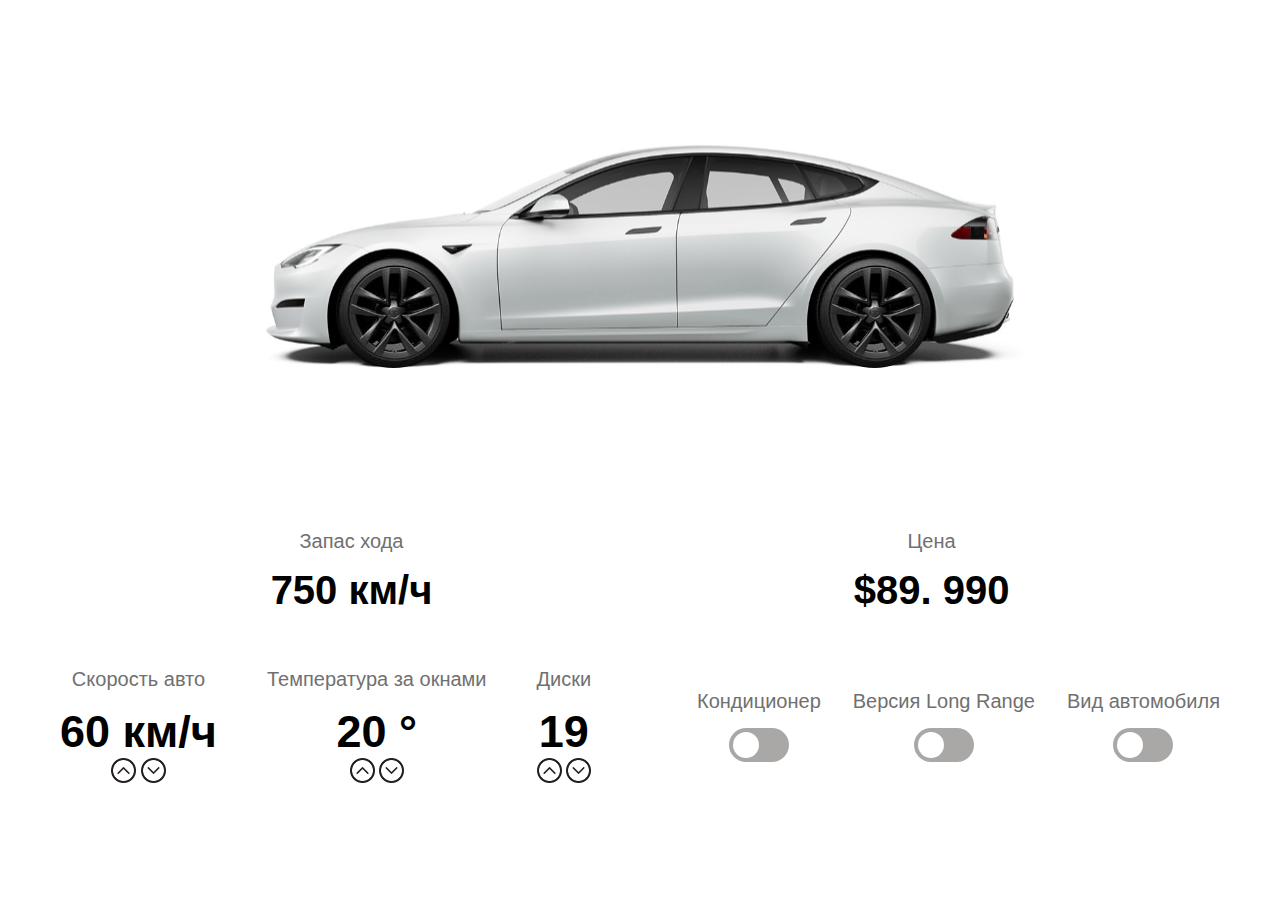
<file: index.html>
<!DOCTYPE html>
<html lang="en">

<head>
    <meta charset="UTF-8">
    <meta http-equiv="X-UA-Compatible" content="IE=edge">
    <meta name="viewport" content="width=device-width, initial-scale=1.0">
    <title>TESLA</title>
    <link rel="stylesheet" href="css/style.css">

    <link rel="icon" type="image/png" href="https://digitalassets.tesla.com/image/upload/f_auto,q_auto/prod/shared/icons/favicon-96x96.png" sizes="96x96">
<link rel="icon" type="image/png" href="https://digitalassets.tesla.com/image/upload/f_auto,q_auto/prod/shared/icons/favicon-16x16.png" sizes="16x16">
<link rel="icon" type="image/png" href="https://digitalassets.tesla.com/image/upload/f_auto,q_auto/prod/shared/icons/favicon-32x32.png" sizes="32x32">
</head>

<body class="page-transition">
    <section class="section1">
        <div class="container">

           <a href="salon.html"> <div class="tesla">
                <div class="wheels">
                    <div class="left"></div>
                    <div class="right"></div>
                </div>
            </div></a>
        </div>
    </section>
    <section class="section2">
        <div class="container">
            <div class="cost">
                <div class="speed">
                    <p class="gr">Запас хода</p>
                    <p class="zps">750 км/ч</p>
                </div>
                <div class="price">
                    <p class="gr">Цена</p>
                    <p class="pr">$89. 990</p>
                </div>
            </div>
        </div>
    </section>
    <section class="section3">
        <div class="container">

            <div class="box">
                <div class="option">
                    <div class="item">
                        <p class="gr">Скорость авто</p>
                        <p class="km"><span id="km">60 км/ч</span> 
                            <p>
                                <span class="plus"><img src="img/increase.png" alt=""></span>
                                <span class="minus"><img src="img/icome.png" alt=""></span>
                            </p>
                        </p>
                    </div>
                    <div class="item">
                        <p class="gr">Температура за окнами</p>
                        <p class="tem"> <span id="tem">20 °</span> 
                        <p>
                            <span class="plus"><img src="img/increase.png" alt=""></span>
                            <span class="minus"><img src="img/icome.png" alt=""></span>
                        </p>
                        </p>

                    </div>
                    <div class="item">
                        <p class="gr">Диски</p>
                        <p class="disk"><span id="disk">19</span>
                            <p>
                                <span class="plus"><img src="img/increase.png" alt=""></span>
                                <span class="minus"><img src="img/icome.png" alt=""></span>
                            </p>
                        </p>
                    </div>
                </div>
                <div class="toggle_box">
                    <div class="elem">
                        <p class="gr">Кондиционер</p>
                        <label class="toggle">
                            <input type="checkbox" id="toggleSwitch">
                            <span class="slider"></span>
                        </label>

                    </div>
                    <div class="elem">
                        <p class="gr">Версия Long Range</p>
                        <label class="toggle">
                            <input type="checkbox" id="toggleSwitch">
                            <span class="slider"></span>
                        </label>

                    </div>
                    <div class="elem">
                        <p class="gr">Вид автомобиля</p>
                        <label class="toggle">
                            <input type="checkbox" id="toggleSwitch">
                            <span class="slider"></span>
                        </label>

                    </div>
                </div>

            </div>

        </div>
    </section>

    <script src="js/script.js"></script>
</body>

</html>
</file>
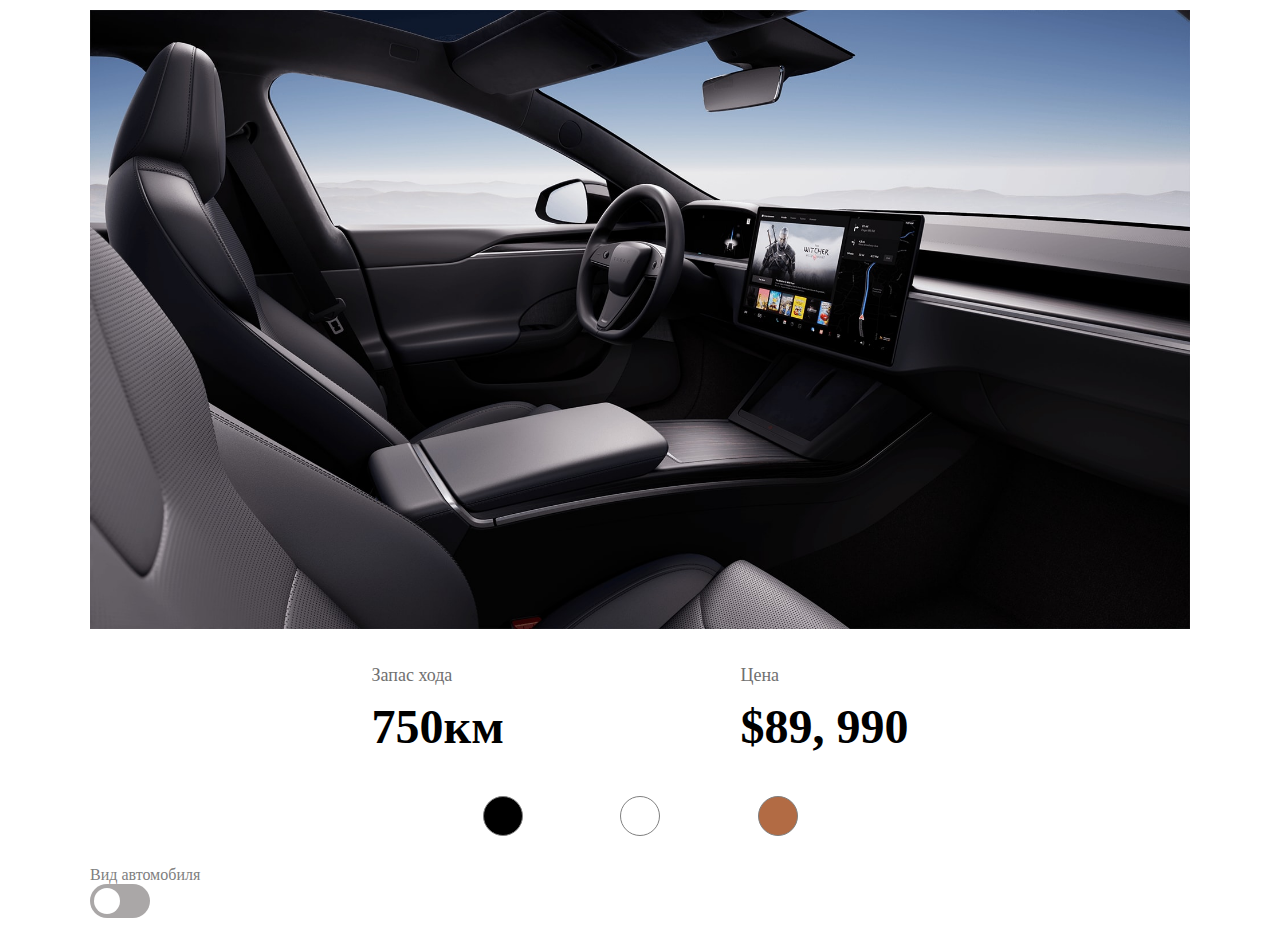
<file: salon.html>
<!DOCTYPE html>
<html lang="en">
<head>
    <meta charset="UTF-8">
    <meta http-equiv="X-UA-Compatible" content="IE=edge">
    <meta name="viewport" content="width=device-width, initial-scale=1.0">
    <title>Salonchik</title>
    <link rel="stylesheet" href="css/style2.css">
    <link rel="icon" type="image/png" href="https://digitalassets.tesla.com/image/upload/f_auto,q_auto/prod/shared/icons/favicon-96x96.png" sizes="96x96">
<link rel="icon" type="image/png" href="https://digitalassets.tesla.com/image/upload/f_auto,q_auto/prod/shared/icons/favicon-16x16.png" sizes="16x16">
<link rel="icon" type="image/png" href="https://digitalassets.tesla.com/image/upload/f_auto,q_auto/prod/shared/icons/favicon-32x32.png" sizes="32x32">
</head>
<body>
    <div class="wrapper">
        <div class="img"><img src="./img/blsalon.jpg" alt="" /></div>
        <div class="txt">
          <div class="txt_content">
            <p>Запас хода</p>
            <h1>750км</h1>
          </div>
          <div class="txt_content">
            <p>Цена</p>
            <h1>$89, 990</h1>
          </div>
        </div>
        <form action="" name="forma">
          <div class="btn"><input type="radio" name="radio" /></div>
          <div class="btn"><input type="radio" name="radio" /></div>
          <div class="btn"><input type="radio" name="radio" /></div>
        </form>

        <div class="elem">
            <p class="gr">Вид автомобиля</p>
            <label class="toggle">
                <input type="checkbox" id="toggleSwitch">
                <span class="slider"></span>
            </label>

        </div>
      </div>

      <script src="js/js.js"></script>
    
</body>
</html>
</file>
<file: css/style.css>
* {
    padding: 0;
    margin: 0;
    box-sizing: border-box;
    font-family: 'Montserrat', sans-serif;
}
.container {
    max-width: 1200px;
    padding: 0 20px;
    margin: 0 auto;

}
.tesla {
    background: url(../img/image1.png) no-repeat center ;
    /* width:  800px ; */
    height: 530px;
}
.wheels {
    display: flex;
    justify-content: space-between;
    align-items: center;
    max-width: 1200px;
    margin: 0 auto;
}
.left {
    background: url(../img/photo_2023-05-28_22-47-16.jpg) no-repeat center;
    width: 113px;
    height: 113px;
    border-radius: 50%;
    margin:255px 0 0 277px;
    overflow: hidden;
    animation: rotation 1s linear infinite ;
    transition: 500ms ease;
}
.right {
    background: url(../img/photo_2023-05-28_22-47-16.jpg) no-repeat center;
    height: 113px;
    width: 113px;
    border-radius: 50%;
    margin: 255px 289px 0 0;
    overflow: hidden;
    animation: rotation 1s infinite linear 0s;
}

@keyframes rotation {
    from {
        transform: rotate(0deg);
    }
    to {
        transform: rotate(-1200deg);
    }
}
.cost {
    display: flex;
    justify-content: space-around;
    align-items: center;
    text-align: center;
    font-size: 40px;
    font-weight: 800;
    padding-bottom: 55px;
}
.gr {
    font-size: 20px;
    font-weight: 500;
    color: #707070;
    padding: 0 0 15px 0;
}
.option {
    display: flex;
    justify-content: space-between;
    align-items: center;
    text-align: center;
    gap: 50px;
}
.span {
    display: block;
    justify-content: flex-end;
    align-items: end;
    flex-direction: column;
}

span img {
    width: 25px;
    height: 25px;
    cursor: pointer;

}

/* .option .item {
    display: flex;
    justify-content: space-between;
    align-items: center;
} */
.km {
    font-size: 45px;
    font-weight: 800;
}
.tem {
    font-size: 45px;
    font-weight: 800;
}
.disk{
    font-size: 45px;
    font-weight: 800;
}
.box{
    display: flex;
    justify-content: space-between;
    align-items: center;
    text-align: center;
    gap: 10px;
    margin-bottom: 50px;

}
.toggle_box {
    display: flex;
    justify-content: space-between;
    align-items: center;
    gap: 32px;
    /* padding-top: 10px; */
}
a {
    transition: .5s ease;
}



/* toggle */
.toggle {
    position: relative;
    display: inline-block;
    width: 60px;
    height: 34px;
  }
  
  .toggle input[type="checkbox"] {
    display: none;
  }
  
  .slider {
    position: absolute;
    top: 0;
    left: 0;
    right: 0;
    bottom: 0;
    background-color: rgba(146, 143, 143, 0.783); 
    border-radius: 34px;
    cursor: pointer;
    transition: background-color 0.4s;
  }
  
  .slider:before {
    content: "";
    position: absolute;
    top: 4px;
    left: 4px;
    width: 26px;
    height: 26px;
    background-color: white;
    border-radius: 50%;
    transition: transform 0.4s;
  }
  
  input[type="checkbox"]:checked + .slider {
    background-color: rgb(49, 103, 238);
  }
  
  input[type="checkbox"]:checked + .slider:before {
    transform: translateX(26px);
  }
  
  .page-transition {
    opacity: 1;
    transition: opacity 0.5s ease; 
  }
  
  .page-transition-exit {
    opacity: 0;
  }
</file>
<file: css/style2.css>
* {
    margin: 0;
    padding: 0;
    box-sizing: border-box;
  }
  
  .wrapper {
    max-width: 1140px;
    width: 100%;
    min-height: 100px;
    margin: 10px auto;
    padding: 0 20px;
  }
  
  .img img {
    width: 100%;
  }
  
  .txt {
    max-width: 537px;
    width: 100%;
    min-height: 10px;
    margin: 30px auto;
    display: flex;
    justify-content: space-between;
    flex-wrap: wrap;
  }
  
  .txt_content p {
    font-weight: 500;
    font-size: 18px;
    line-height: 24px;
    color: #707070;
  }
  .txt_content h1 {
    font-weight: 700;
    font-size: 48px;
    line-height: 79px;
    color: #000000;
  }
  
  form {
    max-width: 315px;
    width: 100%;
    margin: 30px auto;
    display: flex;
    justify-content: space-between;
  }
  
  .btn {
    width: 40px;
    height: 40px;
    border-radius: 50%;
    display: flex;
    justify-content: center;
    align-items: center;
    background: black;
    border: 1px solid gray;
  }
  
  .btn:nth-child(2) {
    background: rgb(255, 255, 255);
  }
  .btn:nth-child(3) {
    background: rgb(178, 107, 68);
  }
  
  .btn input {
    width: 32px;
    height: 32px;
    opacity: 0;
  }

  .toggle {
    position: relative;
    display: inline-block;
    width: 60px;
    height: 34px;
  }
  
  .toggle input[type="checkbox"] {
    display: none;
  }
  
  .slider {
    position: absolute;
    top: 0;
    left: 0;
    right: 0;
    bottom: 0;
    background-color: rgba(146, 143, 143, 0.783); 
    border-radius: 34px;
    cursor: pointer;
    transition: background-color 0.4s;
  }
  
  .slider:before {
    content: "";
    position: absolute;
    top: 4px;
    left: 4px;
    width: 26px;
    height: 26px;
    background-color: white;
    border-radius: 50%;
    transition: transform 0.4s;
  }
  
  input[type="checkbox"]:checked + .slider {
    background-color: rgb(49, 103, 238);
  }
  
  input[type="checkbox"]:checked + .slider:before {
    transform: translateX(26px);
  }
  .elem {
    margin-bottom: 30px;
  }
  .gr {
   color: grey;
   font-size: 16px; 
  }
</file>
